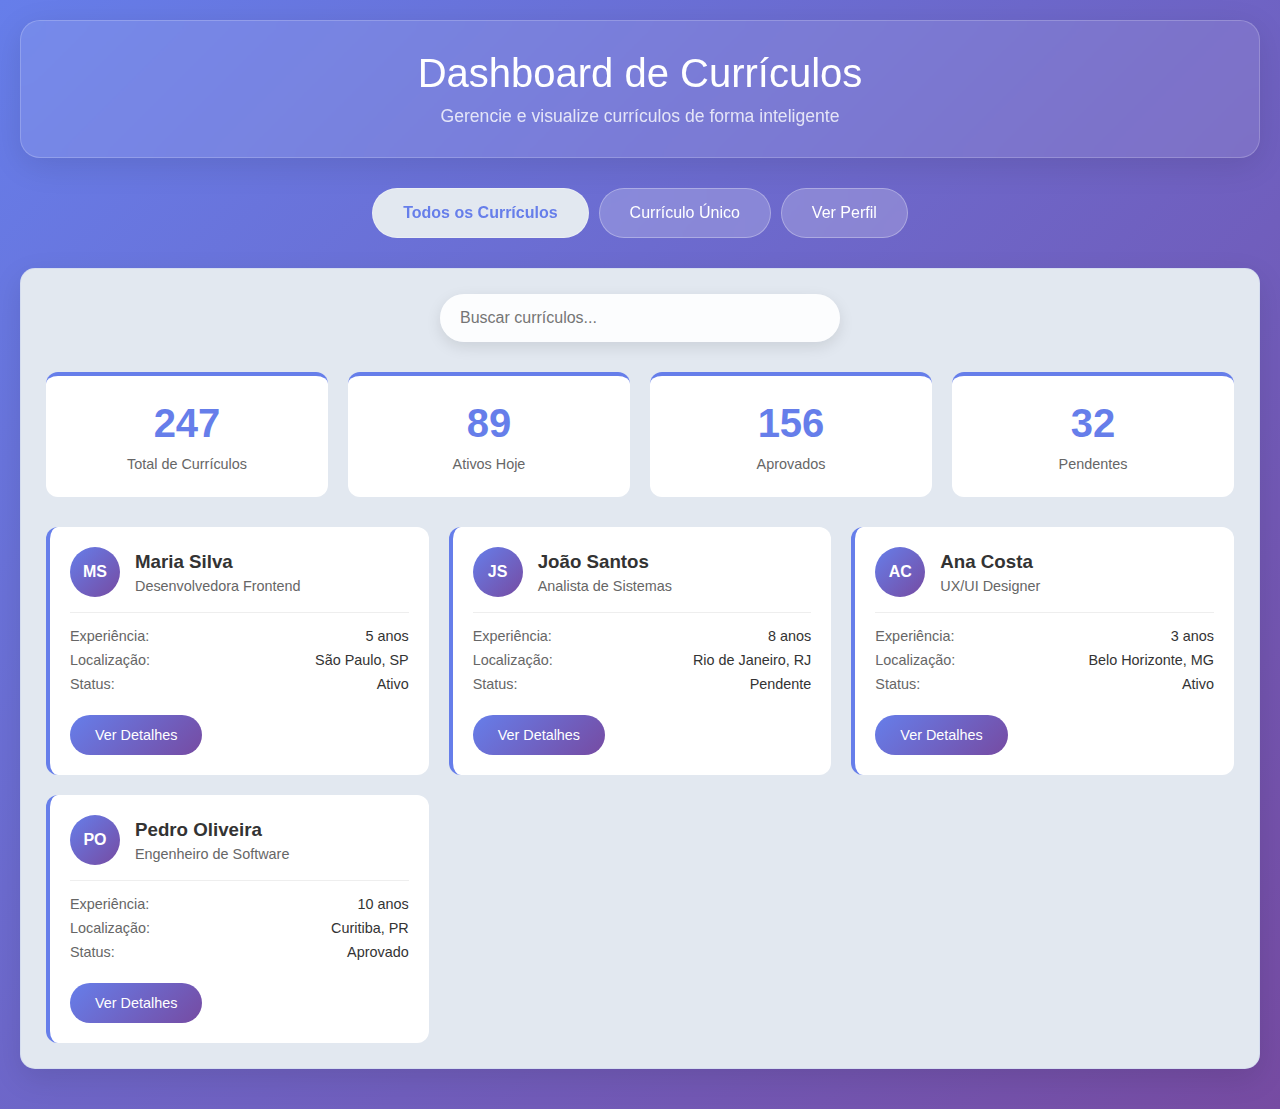
<file: userPage.html>
<!DOCTYPE html>
<html lang="pt-BR">
<head>
    <meta charset="UTF-8">
    <meta name="viewport" content="width=device-width, initial-scale=1.0">
    <title>Dashboard de Currículos</title>
    <style>
        * {
            margin: 0;
            padding: 0;
            box-sizing: border-box;
        }

        body {
            font-family: 'Arial', sans-serif;
            background: linear-gradient(135deg, #667eea 0%, #764ba2 100%);
            min-height: 100vh;
            color: #333;
        }

        .container {
            max-width: 1400px;
            margin: 0 auto;
            padding: 20px;
        }

        .header {
            background: rgba(255, 255, 255, 0.1);
            backdrop-filter: blur(10px);
            border-radius: 20px;
            padding: 30px;
            margin-bottom: 30px;
            border: 1px solid rgba(255, 255, 255, 0.2);
            box-shadow: 0 8px 32px rgba(0, 0, 0, 0.1);
        }

        .header h1 {
            color: white;
            font-size: 2.5rem;
            font-weight: 300;
            text-align: center;
            margin-bottom: 10px;
        }

        .header p {
            color: rgba(255, 255, 255, 0.8);
            text-align: center;
            font-size: 1.1rem;
        }

        .nav-tabs {
            display: flex;
            justify-content: center;
            margin-bottom: 30px;
            gap: 10px;
            flex-wrap: wrap;
        }

        .nav-tab {
            background: rgba(255, 255, 255, 0.2);
            border: none;
            padding: 15px 30px;
            border-radius: 50px;
            color: white;
            font-size: 1rem;
            cursor: pointer;
            transition: all 0.3s ease;
            backdrop-filter: blur(10px);
            border: 1px solid rgba(255, 255, 255, 0.3);
        }

        .nav-tab:hover {
            background: rgba(255, 255, 255, 0.3);
            transform: translateY(-2px);
            box-shadow: 0 8px 25px rgba(0, 0, 0, 0.2);
        }

        .nav-tab.active {
            background: #e2e8f0;
            color: #667eea;
            font-weight: bold;
        }

        .content-section {
            display: none;
            animation: fadeIn 0.5s ease-in;
        }

        .content-section.active {
            display: block;
        }

        @keyframes fadeIn {
            from { opacity: 0; transform: translateY(20px); }
            to { opacity: 1; transform: translateY(0); }
        }

        .card {
            background: #e2e8f0;
            border-radius: 15px;
            padding: 25px;
            margin-bottom: 20px;
            box-shadow: 0 10px 30px rgba(0, 0, 0, 0.1);
            transition: all 0.3s ease;
            border: 1px solid rgba(102, 126, 234, 0.1);
        }

        .card:hover {
            transform: translateY(-5px);
            box-shadow: 0 15px 40px rgba(0, 0, 0, 0.15);
        }

        .curriculos-grid {
            display: grid;
            grid-template-columns: repeat(auto-fit, minmax(350px, 1fr));
            gap: 20px;
        }

        .curriculo-card {
            background: white;
            border-radius: 12px;
            padding: 20px;
            border-left: 4px solid #667eea;
            transition: all 0.3s ease;
            cursor: pointer;
        }

        .curriculo-card:hover {
            border-left-color: #764ba2;
            box-shadow: 0 8px 25px rgba(102, 126, 234, 0.2);
        }

        .curriculo-header {
            display: flex;
            align-items: center;
            margin-bottom: 15px;
        }

        .avatar {
            width: 50px;
            height: 50px;
            border-radius: 50%;
            background: linear-gradient(135deg, #667eea, #764ba2);
            display: flex;
            align-items: center;
            justify-content: center;
            color: white;
            font-weight: bold;
            margin-right: 15px;
        }

        .curriculo-info h3 {
            color: #333;
            margin-bottom: 5px;
        }

        .curriculo-info p {
            color: #666;
            font-size: 0.9rem;
        }

        .curriculo-details {
            border-top: 1px solid #eee;
            padding-top: 15px;
        }

        .detail-row {
            display: flex;
            justify-content: space-between;
            margin-bottom: 8px;
            font-size: 0.9rem;
        }

        .detail-label {
            color: #666;
        }

        .detail-value {
            color: #333;
            font-weight: 500;
        }

        .btn {
            background: linear-gradient(135deg, #667eea, #764ba2);
            color: white;
            border: none;
            padding: 12px 25px;
            border-radius: 25px;
            cursor: pointer;
            font-size: 0.9rem;
            transition: all 0.3s ease;
            margin-top: 15px;
        }

        .btn:hover {
            transform: translateY(-2px);
            box-shadow: 0 8px 20px rgba(102, 126, 234, 0.3);
        }

        .btn-secondary {
            background: transparent;
            border: 2px solid #667eea;
            color: #667eea;
        }

        .btn-secondary:hover {
            background: #667eea;
            color: white;
        }

        .single-curriculo {
            max-width: 800px;
            margin: 0 auto;
        }

        .profile-header {
            text-align: center;
            margin-bottom: 30px;
        }

        .profile-avatar {
            width: 120px;
            height: 120px;
            border-radius: 50%;
            background: linear-gradient(135deg, #667eea, #764ba2);
            display: flex;
            align-items: center;
            justify-content: center;
            color: white;
            font-size: 2rem;
            font-weight: bold;
            margin: 0 auto 20px;
            border: 5px solid white;
            box-shadow: 0 10px 30px rgba(0, 0, 0, 0.2);
        }

        .section-title {
            color: #667eea;
            font-size: 1.5rem;
            margin-bottom: 20px;
            padding-bottom: 10px;
            border-bottom: 2px solid #667eea;
        }

        .experience-item, .education-item {
            background: white;
            padding: 20px;
            border-radius: 10px;
            margin-bottom: 15px;
            border-left: 3px solid #764ba2;
        }

        .skills {
            display: flex;
            flex-wrap: wrap;
            gap: 10px;
        }

        .skill-tag {
            background: linear-gradient(135deg, #667eea, #764ba2);
            color: white;
            padding: 8px 16px;
            border-radius: 20px;
            font-size: 0.85rem;
        }

        .stats-grid {
            display: grid;
            grid-template-columns: repeat(auto-fit, minmax(200px, 1fr));
            gap: 20px;
            margin-bottom: 30px;
        }

        .stat-card {
            background: white;
            padding: 25px;
            border-radius: 12px;
            text-align: center;
            border-top: 4px solid #667eea;
        }

        .stat-number {
            font-size: 2.5rem;
            font-weight: bold;
            color: #667eea;
            margin-bottom: 10px;
        }

        .stat-label {
            color: #666;
            font-size: 0.9rem;
        }

        .search-bar {
            background: rgba(255, 255, 255, 0.9);
            border: none;
            padding: 15px 20px;
            border-radius: 25px;
            width: 100%;
            max-width: 400px;
            margin: 0 auto 30px;
            display: block;
            font-size: 1rem;
            box-shadow: 0 5px 15px rgba(0, 0, 0, 0.1);
        }

        .search-bar:focus {
            outline: none;
            box-shadow: 0 8px 25px rgba(102, 126, 234, 0.2);
        }

        @media (max-width: 768px) {
            .container {
                padding: 10px;
            }
            
            .header h1 {
                font-size: 2rem;
            }
            
            .nav-tabs {
                flex-direction: column;
                align-items: center;
            }
            
            .curriculos-grid {
                grid-template-columns: 1fr;
            }
            
            .stats-grid {
                grid-template-columns: repeat(2, 1fr);
            }
        }
    </style>
</head>
<body>
    <div class="container">
        <div class="header">
            <h1>Dashboard de Currículos</h1>
            <p>Gerencie e visualize currículos de forma inteligente</p>
        </div>

        <div class="nav-tabs">
            <button class="nav-tab active" onclick="showSection('todos')">Todos os Currículos</button>
            <button class="nav-tab" onclick="showSection('unico')">Currículo Único</button>
            <button class="nav-tab" onclick="showSection('perfil')">Ver Perfil</button>
        </div>

        <!-- Seção: Todos os Currículos -->
        <div id="todos" class="content-section active">
            <div class="card">
                <input type="text" class="search-bar" placeholder="Buscar currículos..." oninput="filterCurriculos(this.value)">
                
                <div class="stats-grid">
                    <div class="stat-card">
                        <div class="stat-number">247</div>
                        <div class="stat-label">Total de Currículos</div>
                    </div>
                    <div class="stat-card">
                        <div class="stat-number">89</div>
                        <div class="stat-label">Ativos Hoje</div>
                    </div>
                    <div class="stat-card">
                        <div class="stat-number">156</div>
                        <div class="stat-label">Aprovados</div>
                    </div>
                    <div class="stat-card">
                        <div class="stat-number">32</div>
                        <div class="stat-label">Pendentes</div>
                    </div>
                </div>

                <div class="curriculos-grid" id="curriculosGrid">
                    <div class="curriculo-card" onclick="showSingleCurriculo('Maria Silva')">
                        <div class="curriculo-header">
                            <div class="avatar">MS</div>
                            <div class="curriculo-info">
                                <h3>Maria Silva</h3>
                                <p>Desenvolvedora Frontend</p>
                            </div>
                        </div>
                        <div class="curriculo-details">
                            <div class="detail-row">
                                <span class="detail-label">Experiência:</span>
                                <span class="detail-value">5 anos</span>
                            </div>
                            <div class="detail-row">
                                <span class="detail-label">Localização:</span>
                                <span class="detail-value">São Paulo, SP</span>
                            </div>
                            <div class="detail-row">
                                <span class="detail-label">Status:</span>
                                <span class="detail-value">Ativo</span>
                            </div>
                        </div>
                        <button class="btn">Ver Detalhes</button>
                    </div>

                    <div class="curriculo-card" onclick="showSingleCurriculo('João Santos')">
                        <div class="curriculo-header">
                            <div class="avatar">JS</div>
                            <div class="curriculo-info">
                                <h3>João Santos</h3>
                                <p>Analista de Sistemas</p>
                            </div>
                        </div>
                        <div class="curriculo-details">
                            <div class="detail-row">
                                <span class="detail-label">Experiência:</span>
                                <span class="detail-value">8 anos</span>
                            </div>
                            <div class="detail-row">
                                <span class="detail-label">Localização:</span>
                                <span class="detail-value">Rio de Janeiro, RJ</span>
                            </div>
                            <div class="detail-row">
                                <span class="detail-label">Status:</span>
                                <span class="detail-value">Pendente</span>
                            </div>
                        </div>
                        <button class="btn">Ver Detalhes</button>
                    </div>

                    <div class="curriculo-card" onclick="showSingleCurriculo('Ana Costa')">
                        <div class="curriculo-header">
                            <div class="avatar">AC</div>
                            <div class="curriculo-info">
                                <h3>Ana Costa</h3>
                                <p>UX/UI Designer</p>
                            </div>
                        </div>
                        <div class="curriculo-details">
                            <div class="detail-row">
                                <span class="detail-label">Experiência:</span>
                                <span class="detail-value">3 anos</span>
                            </div>
                            <div class="detail-row">
                                <span class="detail-label">Localização:</span>
                                <span class="detail-value">Belo Horizonte, MG</span>
                            </div>
                            <div class="detail-row">
                                <span class="detail-label">Status:</span>
                                <span class="detail-value">Ativo</span>
                            </div>
                        </div>
                        <button class="btn">Ver Detalhes</button>
                    </div>

                    <div class="curriculo-card" onclick="showSingleCurriculo('Pedro Oliveira')">
                        <div class="curriculo-header">
                            <div class="avatar">PO</div>
                            <div class="curriculo-info">
                                <h3>Pedro Oliveira</h3>
                                <p>Engenheiro de Software</p>
                            </div>
                        </div>
                        <div class="curriculo-details">
                            <div class="detail-row">
                                <span class="detail-label">Experiência:</span>
                                <span class="detail-value">10 anos</span>
                            </div>
                            <div class="detail-row">
                                <span class="detail-label">Localização:</span>
                                <span class="detail-value">Curitiba, PR</span>
                            </div>
                            <div class="detail-row">
                                <span class="detail-label">Status:</span>
                                <span class="detail-value">Aprovado</span>
                            </div>
                        </div>
                        <button class="btn">Ver Detalhes</button>
                    </div>
                </div>
            </div>
        </div>

        <!-- Seção: Currículo Único -->
        <div id="unico" class="content-section">
            <div class="single-curriculo">
                <div class="card">
                    <div class="profile-header">
                        <div class="profile-avatar">MS</div>
                        <h2>Maria Silva</h2>
                        <p>Desenvolvedora Frontend Sênior</p>
                        <p>📧 maria.silva@email.com | 📱 (11) 99999-9999</p>
                        <p>📍 São Paulo, SP</p>
                    </div>

                    <div class="section-title">Resumo Profissional</div>
                    <p style="margin-bottom: 30px; line-height: 1.6; color: #555;">
                        Desenvolvedora Frontend com 5 anos de experiência em React, Vue.js e tecnologias modernas. 
                        Especialista em criar interfaces responsivas e acessíveis, com foco em performance e experiência do usuário.
                    </p>

                    <div class="section-title">Experiência Profissional</div>
                    <div class="experience-item">
                        <h4>Desenvolvedora Frontend Sênior</h4>
                        <p><strong>TechCorp Solutions</strong> | 2022 - Presente</p>
                        <p>Lidero equipe de 4 desenvolvedores frontend, implementando soluções escaláveis com React e TypeScript.</p>
                    </div>
                    <div class="experience-item">
                        <h4>Desenvolvedora Frontend Pleno</h4>
                        <p><strong>Digital Agency</strong> | 2020 - 2022</p>
                        <p>Desenvolvimento de aplicações web responsivas e otimizadas para diversos clientes.</p>
                    </div>

                    <div class="section-title">Formação Acadêmica</div>
                    <div class="education-item">
                        <h4>Bacharelado em Ciência da Computação</h4>
                        <p><strong>Universidade de São Paulo</strong> | 2016 - 2019</p>
                    </div>

                    <div class="section-title">Habilidades</div>
                    <div class="skills">
                        <span class="skill-tag">React</span>
                        <span class="skill-tag">Vue.js</span>
                        <span class="skill-tag">TypeScript</span>
                        <span class="skill-tag">JavaScript</span>
                        <span class="skill-tag">HTML5</span>
                        <span class="skill-tag">CSS3</span>
                        <span class="skill-tag">Sass</span>
                        <span class="skill-tag">Node.js</span>
                    </div>
                </div>
            </div>
        </div>

        <!-- Seção: Ver Perfil -->
        <div id="perfil" class="content-section">
            <div class="card">
                <div class="profile-header">
                    <div class="profile-avatar">AD</div>
                    <h2>Admin Dashboard</h2>
                    <p>Administrador do Sistema</p>
                </div>

                <div class="stats-grid">
                    <div class="stat-card">
                        <div class="stat-number">247</div>
                        <div class="stat-label">Currículos Gerenciados</div>
                    </div>
                    <div class="stat-card">
                        <div class="stat-number">156</div>
                        <div class="stat-label">Aprovações Realizadas</div>
                    </div>
                    <div class="stat-card">
                        <div class="stat-number">89</div>
                        <div class="stat-label">Análises Hoje</div>
                    </div>
                    <div class="stat-card">
                        <div class="stat-number">12</div>
                        <div class="stat-label">Meses Ativo</div>
                    </div>
                </div>

                <div class="section-title">Configurações do Perfil</div>
                <div style="display: grid; gap: 15px;">
                    <button class="btn">Editar Informações Pessoais</button>
                    <button class="btn btn-secondary">Alterar Senha</button>
                    <button class="btn btn-secondary">Configurações de Notificação</button>
                    <button class="btn btn-secondary">Relatórios e Estatísticas</button>
                </div>
            </div>
        </div>
    </div>

    <script>
        function showSection(sectionId) {
            // Remove active class from all sections and tabs
            document.querySelectorAll('.content-section').forEach(section => {
                section.classList.remove('active');
            });
            document.querySelectorAll('.nav-tab').forEach(tab => {
                tab.classList.remove('active');
            });

            // Add active class to selected section and tab
            document.getElementById(sectionId).classList.add('active');
            event.target.classList.add('active');
        }

        function showSingleCurriculo(nome) {
            // Switch to single curriculo section
            showSection('unico');
            document.querySelector('.nav-tab:nth-child(2)').classList.add('active');
            
            // Update the content based on selected curriculo
            // This is a simplified example - in real app, you'd fetch data from API
            console.log('Mostrando currículo de:', nome);
        }

        function filterCurriculos(searchTerm) {
            const cards = document.querySelectorAll('.curriculo-card');
            cards.forEach(card => {
                const name = card.querySelector('h3').textContent.toLowerCase();
                const role = card.querySelector('.curriculo-info p').textContent.toLowerCase();
                if (name.includes(searchTerm.toLowerCase()) || role.includes(searchTerm.toLowerCase())) {
                    card.style.display = 'block';
                } else {
                    card.style.display = 'none';
                }
            });
        }

        // Add some interactive animations
        document.querySelectorAll('.curriculo-card').forEach(card => {
            card.addEventListener('mouseenter', function() {
                this.style.transform = 'translateY(-8px) scale(1.02)';
            });
            
            card.addEventListener('mouseleave', function() {
                this.style.transform = 'translateY(0) scale(1)';
            });
        });
    </script>
</body>
</html>
</file>
